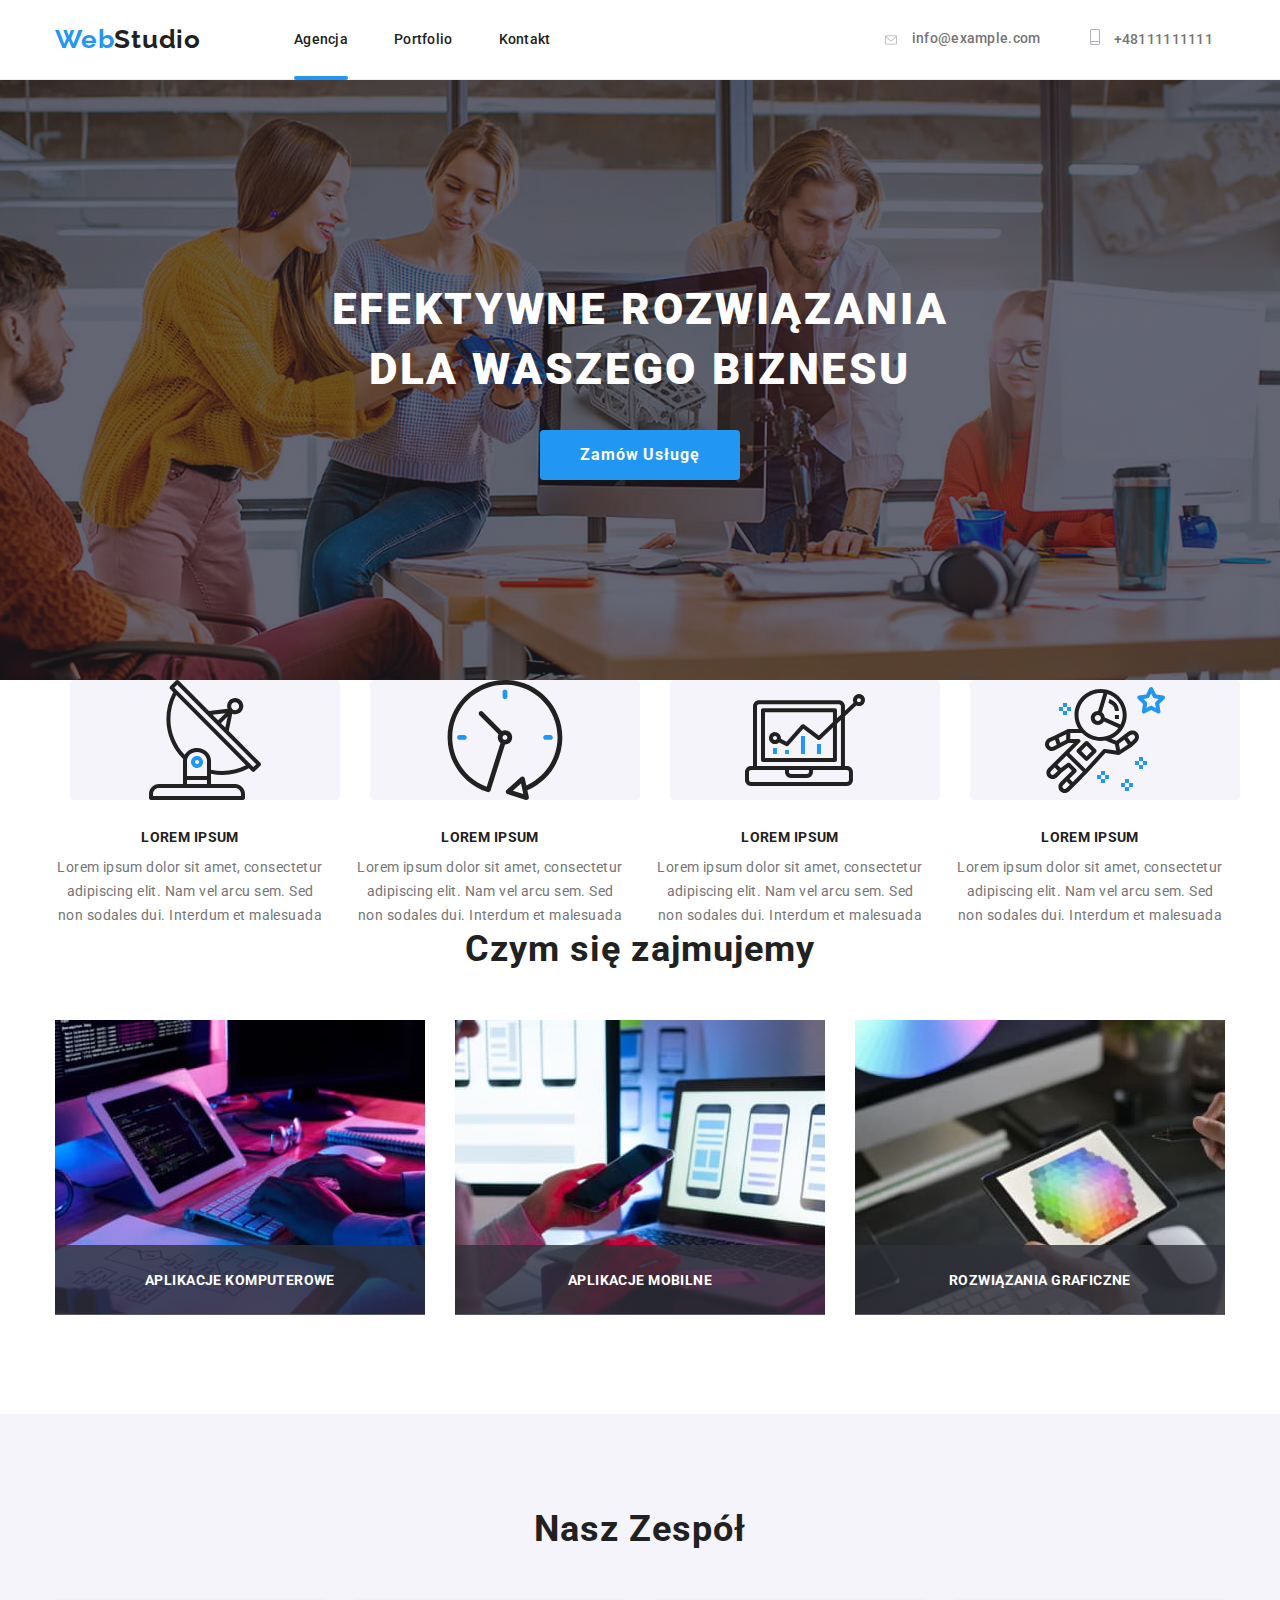
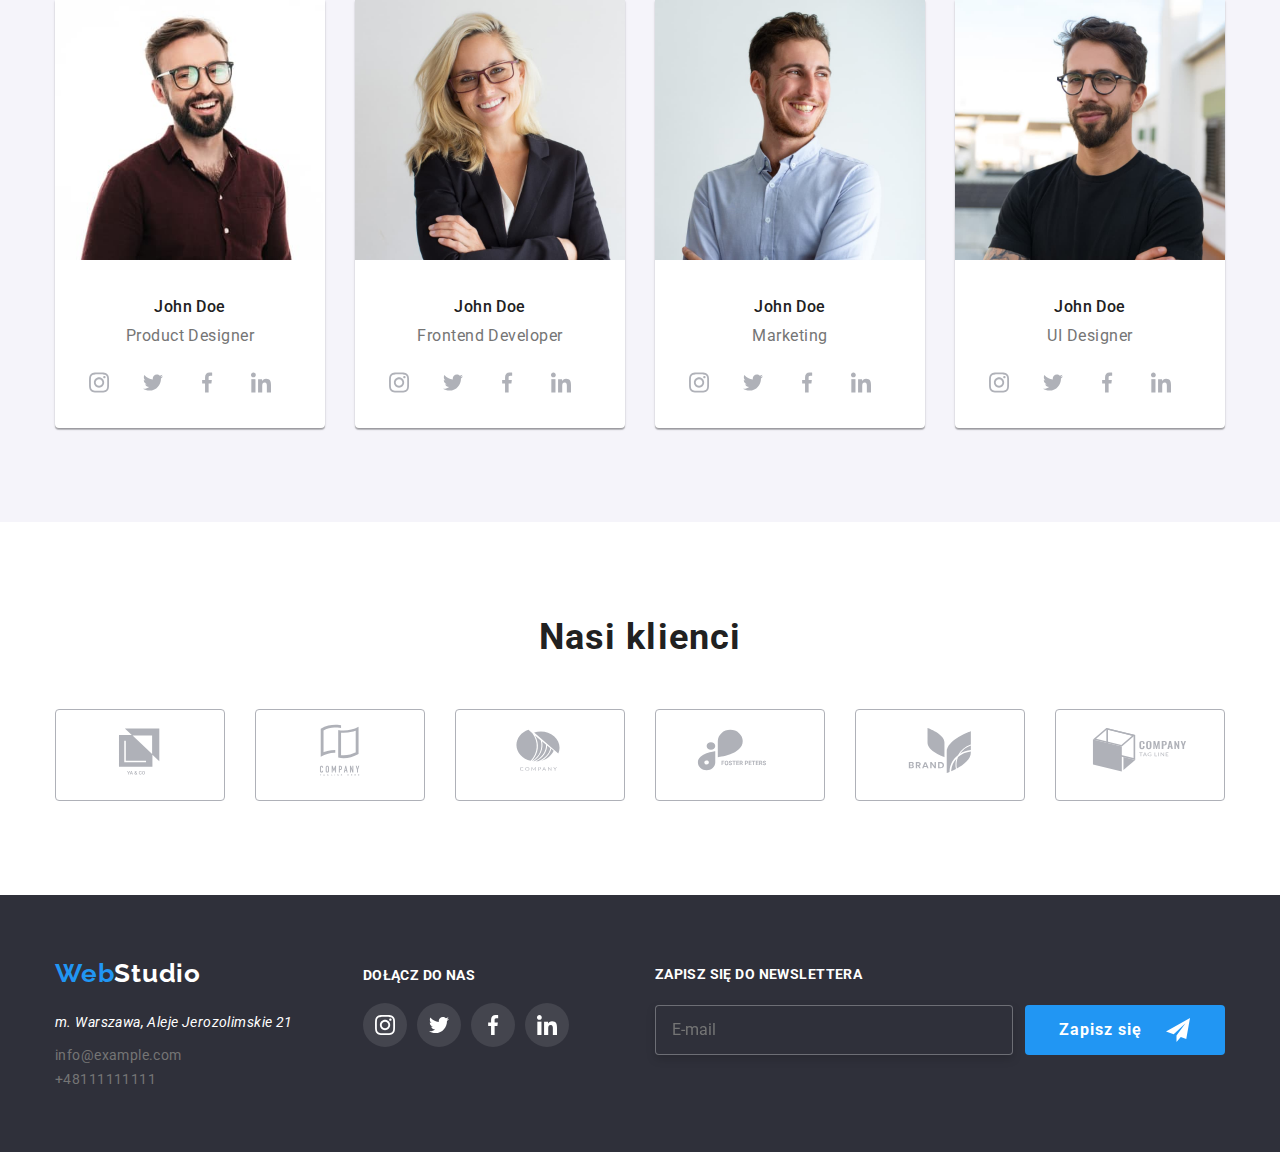
<file: index.html>
<!DOCTYPE html>
<html lang="pl">
  <head>
    <meta charset="UTF-8" />
    <meta http-equiv="X-UA-Compatible" content="IE=edge" />
    <meta name="viewport" content="width=device-width, initial-scale=1.0" />
    <title>Studio</title>
    <link rel="stylesheet" href="./css/modern-normalize.css" />
    <link rel="stylesheet" href="./css/main.min.css" />
    <link rel="preconnect" href="https://fonts.googleapis.com" />
    <link rel="preconnect" href="https://fonts.gstatic.com" crossorigin />
    <link
      href="https://fonts.googleapis.com/css2?family=Raleway:wght@700&family=Roboto:wght@400;500;700;900&display=swap"
      rel="stylesheet"
    />
    <style type="text/css"></style>

  </head>
  <body class="studio">
    <header class="studio-header">
      <div class="container">
        <h3 class="logo studio-header__logo">
        <a class="logo__link" href="./index.html"
          ><span class="logo__span--first-color">Web</span><span class="logo__span--two-color">Studio</span></a>
        </h3>
        <nav>
          <ul class="navi">
            <li class="navi__item navi__item--start">
              <a class="navi__links navi__links--underline" href="./index.html">Agencja</a>
            </li>
            <li class="navi__item navi__item--start">
              <a class="navi__links" href="./portfolio.html">Portfolio</a>
            </li>
            <li class="navi__item">
              <a class="navi__links" href="#">Kontakt</a>
            </li>
          </ul>
        </nav>
        <ul class="top-contact">
          <li class="top-contact__object">
            <a class="top-contact__link" href="mailto:info@example.com">
              <svg class="top-contact__icon top-contact__icon--mail"
                width="16"
                height="12"
              >
                <use href="./image/icons.svg#icon-envelope"></use>
              </svg>
              info@example.com</a
            >
          </li>
          <li class="top-contact__object">
            <a class="top-contact__link top-contact__link--end" href="tel:+48111111111"
              ><svg class="top-contact__icon top-contact__icon--phone"
                width="10"
                height="16"
              >
                <use href="./image/icons.svg#icon-smartphone"></use>
              </svg>
              +48111111111</a
            >
          </li>
        </ul>
      </div>
    </header>
    <main class="studio-main">
      <section class="description">
        <div class="container description__container">
          <h1 class="description__name">
            EFEKTYWNE ROZWIĄZANIA DLA WASZEGO BIZNESU
          </h1>
          <button class="button button__background" type="button" data-modal-open>
            <span class="button__name">Zamów Usługę</span>
          </button>
        </div>
      </section>

      <section class="section container">
        <ul class="elaboration">
          <li class="elaboration__item">
            <svg class="elaboration__icon" width="65.32" height="70">
              <use href="./image/icons.svg#icon-antenna"></use>
            </svg>
            <h4 class="elaboration__name">LOREM IPSUM</h4>
            <p class="elaboration__description">
              Lorem ipsum dolor sit amet, consectetur adipiscing elit. Nam vel
              arcu sem. Sed non sodales dui. Interdum et malesuada
            </p>
          </li>
          <li class="elaboration__item">
            <svg class="elaboration__icon" width="66.96" height="70">
              <use href="./image/icons.svg#icon-clock-1"></use>
            </svg>
            <h4 class="elaboration__name">LOREM IPSUM</h4>
            <p class="elaboration__description">
              Lorem ipsum dolor sit amet, consectetur adipiscing elit. Nam vel
              arcu sem. Sed non sodales dui. Interdum et malesuada
            </p>
          </li>
          <li class="elaboration__item">
            <svg class="elaboration__icon" width="70" height="53.69">
              <use href="./image/icons.svg#icon-diagram"></use>
            </svg>
            <h4 class="elaboration__name">LOREM IPSUM</h4>
            <p class="elaboration__description">
              Lorem ipsum dolor sit amet, consectetur adipiscing elit. Nam vel
              arcu sem. Sed non sodales dui. Interdum et malesuada
            </p>
          </li>
          <li class=" elaboration__item">
            <svg class="elaboration__icon" width="70" height="70">
              <use href="./image/icons.svg#icon-astronaut-1"></use>
            </svg>
            <h4 class="elaboration__name">LOREM IPSUM</h4>
            <p class="elaboration__description">
              Lorem ipsum dolor sit amet, consectetur adipiscing elit. Nam vel
              arcu sem. Sed non sodales dui. Interdum et malesuada
            </p>
          </li>
        </ul>
      </section>

      <section>
        <div class="container">
          <h2 class="section__categories">Czym się zajmujemy</h2>
          <ul class="segregate">
            <li class="segregate__photography">
              <img
                src="./image/keyboard.jpg"
                alt="typing on the keyboard"
                width="370"
                height="294"
              />
              <div class="segregate__discription">
                APLIKACJE KOMPUTEROWE
              </div>
            </li>
            <li class="segregate__photography">
              <img
                src="./image/phone.jpg"
                alt="holding the phone in the background the laptop"
                width="370"
                height="294"
              />
              <div class="segregate__discription">
                APLIKACJE MOBILNE
              </div>
            </li>
            <li class="segregate__photography">
              <img
                src="./image/tablet.jpg"
                alt="using the tablet"
                width="370"
                height="294"
              />
              <div class="segregate__discription">
                ROZWIĄZANIA GRAFICZNE
              </div>
            </li>
          </ul>
        </div>
      </section>

      <section class="section section__team">
        <div class="container">
          <h2 class="section__categories">Nasz Zespół</h2>
          <ul class="team">
            <li class="team__component">
              <figure>
                <img
                  src="./image/john1.jpg"
                  alt="John Doe in glasses"
                  width="270"
                  height="260"
                />
                <figcaption>
                  <h3 class="team__names">John Doe</h3>
                  <p class="team__position">Product Designer</p>
                </figcaption>
              </figure>
              <ul class="team__icone" style="list-style: none">
                <li class="team__icone--style">
                  <a class="team__icone--elipse" href="#">
                    <svg width="45" height="45">
                      <use
                        href="./image/icons.svg#icon-insta"
                      ></use>
                    </svg>
                  </a>
                </li>
                <li class="team__icone--style">
                  <a class="team__icone--elipse" href="#">
                    <svg width="45" height="45">
                      <use
                        href="./image/icons.svg#icon-twiter"
                      ></use></svg></a>
                </li>
                <li class="team__icone--style">
                  <a class="team__icone--elipse" href="#">
                    <svg width="45" height="45">
                      <use
                        href="./image/icons.svg#icon-facebook"
                      ></use></svg></a>
                </li>
                <li class="team__icone--style">
                  <a class="team__icone--elipse" href="#">
                    <svg width="45" height="45">
                      <use
                        href="./image/icons.svg#icon-in"
                      ></use>
                    </svg>
                  </a>
                </li>
              </ul>
            </li>
            <li class="team__component">
              <figure>
                <img
                  src="./image/john2.jpg"
                  alt="John Doe blonde woman"
                  width="270"
                  height="260"
                />
                <figcaption>
                  <h3 class="team__names">John Doe</h3>
                  <p class="team__position">Frontend Developer</p>
                </figcaption>
              </figure>
              <ul class="team__icone" style="list-style: none">
                <li class="team__icone--style">
                  <a class="team__icone--elipse" href="#">
                    <svg width="45" height="45">
                      <use
                        href="./image/icons.svg#icon-insta"
                      ></use>
                    </svg>
                  </a>
                </li>
                <li class="team__icone--style">
                  <a class="team__icone--elipse" href="#">
                    <svg width="45" height="45">
                      <use
                        href="./image/icons.svg#icon-twiter"
                      ></use></svg></a>
                </li>
                <li class="team__icone--style">
                  <a class="team__icone--elipse" href="#">
                    <svg width="45" height="45">
                      <use
                        href="./image/icons.svg#icon-facebook"
                      ></use></svg></a>
                </li>
                <li class="team__icone--style">
                  <a class="team__icone--elipse" href="#">
                    <svg width="45" height="45">
                      <use
                        href="./image/icons.svg#icon-in"
                      ></use>
                    </svg>
                  </a>
                </li>
              </ul>
            </li>
            <li class="team__component">
              <figure>
                <img
                  src="./image/john3.jpg"
                  alt="John Doe in a blue shirt"
                  width="270"
                  height="260"
                />
                <figcaption>
                  <h3 class="team__names">John Doe</h3>
                  <p class="team__position">Marketing</p>
                </figcaption>
              </figure>
              <ul class="team__icone" style="list-style: none">
                <li class="team__icone--style">
                  <a class="team__icone--elipse" href="#">
                    <svg width="45" height="45">
                      <use
                        href="./image/icons.svg#icon-insta"
                      ></use>
                    </svg>
                  </a>
                </li>
                <li class="team__icone--style">
                  <a class="team__icone--elipse" href="#">
                    <svg width="45" height="45">
                      <use
                        href="./image/icons.svg#icon-twiter"
                      ></use></svg></a>
                </li>
                <li class="team__icone--style">
                  <a class="team__icone--elipse" href="#">
                    <svg width="45" height="45">
                      <use
                        href="./image/icons.svg#icon-facebook"
                      ></use></svg></a>
                </li>
                <li class="team__icone--style">
                  <a class="team__icone--elipse" href="#">
                    <svg width="45" height="45">
                      <use
                        href="./image/icons.svg#icon-in"
                      ></use>
                    </svg>
                  </a>
                </li>
              </ul>
            </li>
            <li class="team__component">
              <figure>
                <img
                  src="./image/john4.jpg"
                  alt="John Doe in glasses and a black tishirt"
                  width="270"
                  height="260"
                />
                <figcaption>
                  <h3 class="team__names">John Doe</h3>
                  <p class="team__position">UI Designer</p>
                </figcaption>
              </figure>
              <ul class="team__icone" style="list-style: none">
                <li class="team__icone--style">
                  <a class="team__icone--elipse" href="#">
                    <svg width="45" height="45">
                      <use
                        href="./image/icons.svg#icon-insta"
                      ></use>
                    </svg>
                  </a>
                </li>
                <li class="team__icone--style">
                  <a class="team__icone--elipse" href="#">
                    <svg width="45" height="45">
                      <use
                        href="./image/icons.svg#icon-twiter"
                      ></use></svg></a>
                </li>
                <li class="team__icone--style">
                  <a class="team__icone--elipse" href="#">
                    <svg width="45" height="45">
                      <use
                        href="./image/icons.svg#icon-facebook"
                      ></use></svg></a>
                </li>
                <li class="team__icone--style">
                  <a class="team__icone--elipse" href="#">
                    <svg width="45" height="45">
                      <use
                        href="./image/icons.svg#icon-in"
                      ></use>
                    </svg>
                  </a>
                </li>
              </ul>
            </li>
          </ul>
        </div>
      </section>
      <section class="section">
        <div class="container">
          <h2 class="section__categories">Nasi klienci</h2>
          <ul class="client">
              <li class="client__item">
                <a href="#ya$co">
                <svg class="client__item--hover" width="106" height="60">
                  <use href="./image/icons.svg#icon-logo2"></use>
                </svg>
              </a>
              </li>
              <li class="client__item">
                <a href="#company_tagline_here">
                <svg class="client__item--hover" width="106" height="60">
                  <use href="./image/icons.svg#icon-logo1"></use>
                </svg>
              </a>
              </li>
            </a>
              <li class="client__item">
                <a href="#company">
                <svg class="client__item--hover" width="106" height="60">
                  <use href="./image/icons.svg#icon-logo6"></use>
                </svg>
              </a>
              </li>
              <li class="client__item">
                <a href="#foster_peters">
                <svg class="client__item--hover" width="106" height="60">
                  <use href="./image/icons.svg#icon-logo5"></use>
                </svg>
              </a>
              </li>
              <li class="client__item">
                <a href="#brand">
                <svg class="client__item--hover" width="106" height="60">
                  <use href="./image/icons.svg#icon-logo4"></use>
                </svg>
              </a>
              </li>
              <li class="client__item">
                <a href="#company_tagline">
                <svg class="client__item--hover" width="106" height="60">
                  <use href="./image/icons.svg#icon-logo3"></use>
                </svg>
                </a>
              </li>
          </ul>
        </div>
      </section>
    </main>
    <footer id="information" class="studio-footer">
      <div class="container studio-footer__container">
        <div class="information">
          <ul class="footer-information">
            <li>
              <h3 class="logo information__logo">
              <a href="./index.html"
                ><span class="logo__span--first-color">Web</span><span class="logo__span--three-color">Studio</span></a
              >
              </h3>
            </li>
            <li>
              <address class="information__adres">
                m. Warszawa, Aleje Jerozolimskie 21
              </address>
            </li>
            <li class="footer-information__item">
              <a class="footer-information__link footer-information__link--hover" href="mailto:info@example.com"
                >info@example.com</a
              >
            </li>
            <li class="footer-information__item">
              <a class="footer-information__link footer-information__link--hover" href="tel:+48111111111"
                >+48111111111</a
              >
            </li>
          </ul>
        </div>
        <div class="socialmedia">
          <h3 class="socialmedia__title">Dołącz do nas</h3>
          <ul class="footer-socialmedia">
            <li class="footer-socialmedia__light">
              <a class="footer-socialmedia__icone" href="#">
                <svg width="44" height="44">
                  <use href="./image/icons.svg#icon-insta"></use>
                </svg>
              </a>
            </li>
            <li class="footer-socialmedia__light">
              <a class="footer-socialmedia__icone" href="#">
                <svg width="44" height="44">
                  <use href="./image/icons.svg#icon-twiter"></use>
                </svg>
              </a>
            </li>
            <li class="footer-socialmedia__light">
              <a class="footer-socialmedia__icone" href="#">
                <svg width="44" height="44">
                  <use href="./image/icons.svg#icon-facebook"></use>
                </svg>
              </a>
            </li>
            <li class="footer-socialmedia__light">
              <a class="footer-socialmedia__icone" href="#"
                ><svg width="44" height="44">
                  <use href="./image/icons.svg#icon-in"></use></svg></a>
            </li>
          </ul>
        </div>
        <form class="newsletter" name="signup_form">
          <label class="newsletter__tittle" for="newsletter"
            >Zapisz się do newslettera
          </label>
          <div class="newsletter__bag">
            <input
              class="newsletter__input"
              name="email"
              type="email"
              id="newsletter"
              placeholder="E-mail"
              required
            />
            <button class="button" type="submit">
              <span class="button__name newsletter__button">Zapisz się</span>
              <svg class="newsletter__icon" width="24" height="24">
                <use href="./image/icons.svg#icon-send"></use>
              </svg>
            </button>
          </div>
        </form>
      </div>
    </footer>

    <div class="backdrop is-hidden" data-modal>
      <div class="modal">
        <button type="button" class="modal__close--btn" data-modal-close>X</button>
        <form class="form">
          <label class="form-label">
            <span class="form-label__topic"
              >Zostaw swoje dane w formularzu poniżej</span
            >
          </label>
          <label class="form-label">
            <span class="form-label__text">Imię</span>
            <svg class="form-label__icon--name" width="12" height="12">
              <use href="./image/icons.svg#icon-people"></use>
            </svg>
            <input
              type="text"
              class="form-input"
              name="username"
              placeholder=""
              minlength="3"
              required
            />
          </label>

          <label class="form-label">
            <span class="form-label__text">Telefon</span>
            <svg class="form-label__icon--phone" width="12" height="12">
              <use href="./image/icons.svg#icon-phones"></use>
            </svg>
            <input
              type="text"
              class="form-input"
              name="telefon"
              placeholder=""
              minlength="3"
              required
            />
          </label>

          <label class="form-label">
            <span class="form-label__text">Email</span>
            <svg class="form-label__icon--email" width="15" height="12">
              <use href="./image/icons.svg#icon-kop"></use>
            </svg>
            <input
              type="email"
              class="form-input"
              name="mail"
              placeholder=""
              required
            />
          </label>
          <label class="form-label">
            <span class="form-label__text">Komentarz</span>
            <textarea
              class="form-label__textarea"
              name="feedback"
              rows="6"
              placeholder="Wprowadź tekst"
            ></textarea>
          </label>
          <div class="policy">
            <input
              class="modal-form__policy visually-hidden"
              type="checkbox"
              name="policy"
              id="user-policy"
              required
            />
            <label for="user-policy" class="modal-form__policy--text">
              Oświadczam iż akceptuję
              <a class="policy__link" href="#regulamin">Regulamin</a> i
              <a class="policy__link" href="#polityka">Politykę Prywatności</a>.
            </label>
          </div>
          <button class="button policy-button" type="submit"><span class="button__name">Wyślij</span></button>
        </form>
      </div>
    </div>

    <script src="./js/modal.js"></script>
  </body>
</html>
</file>
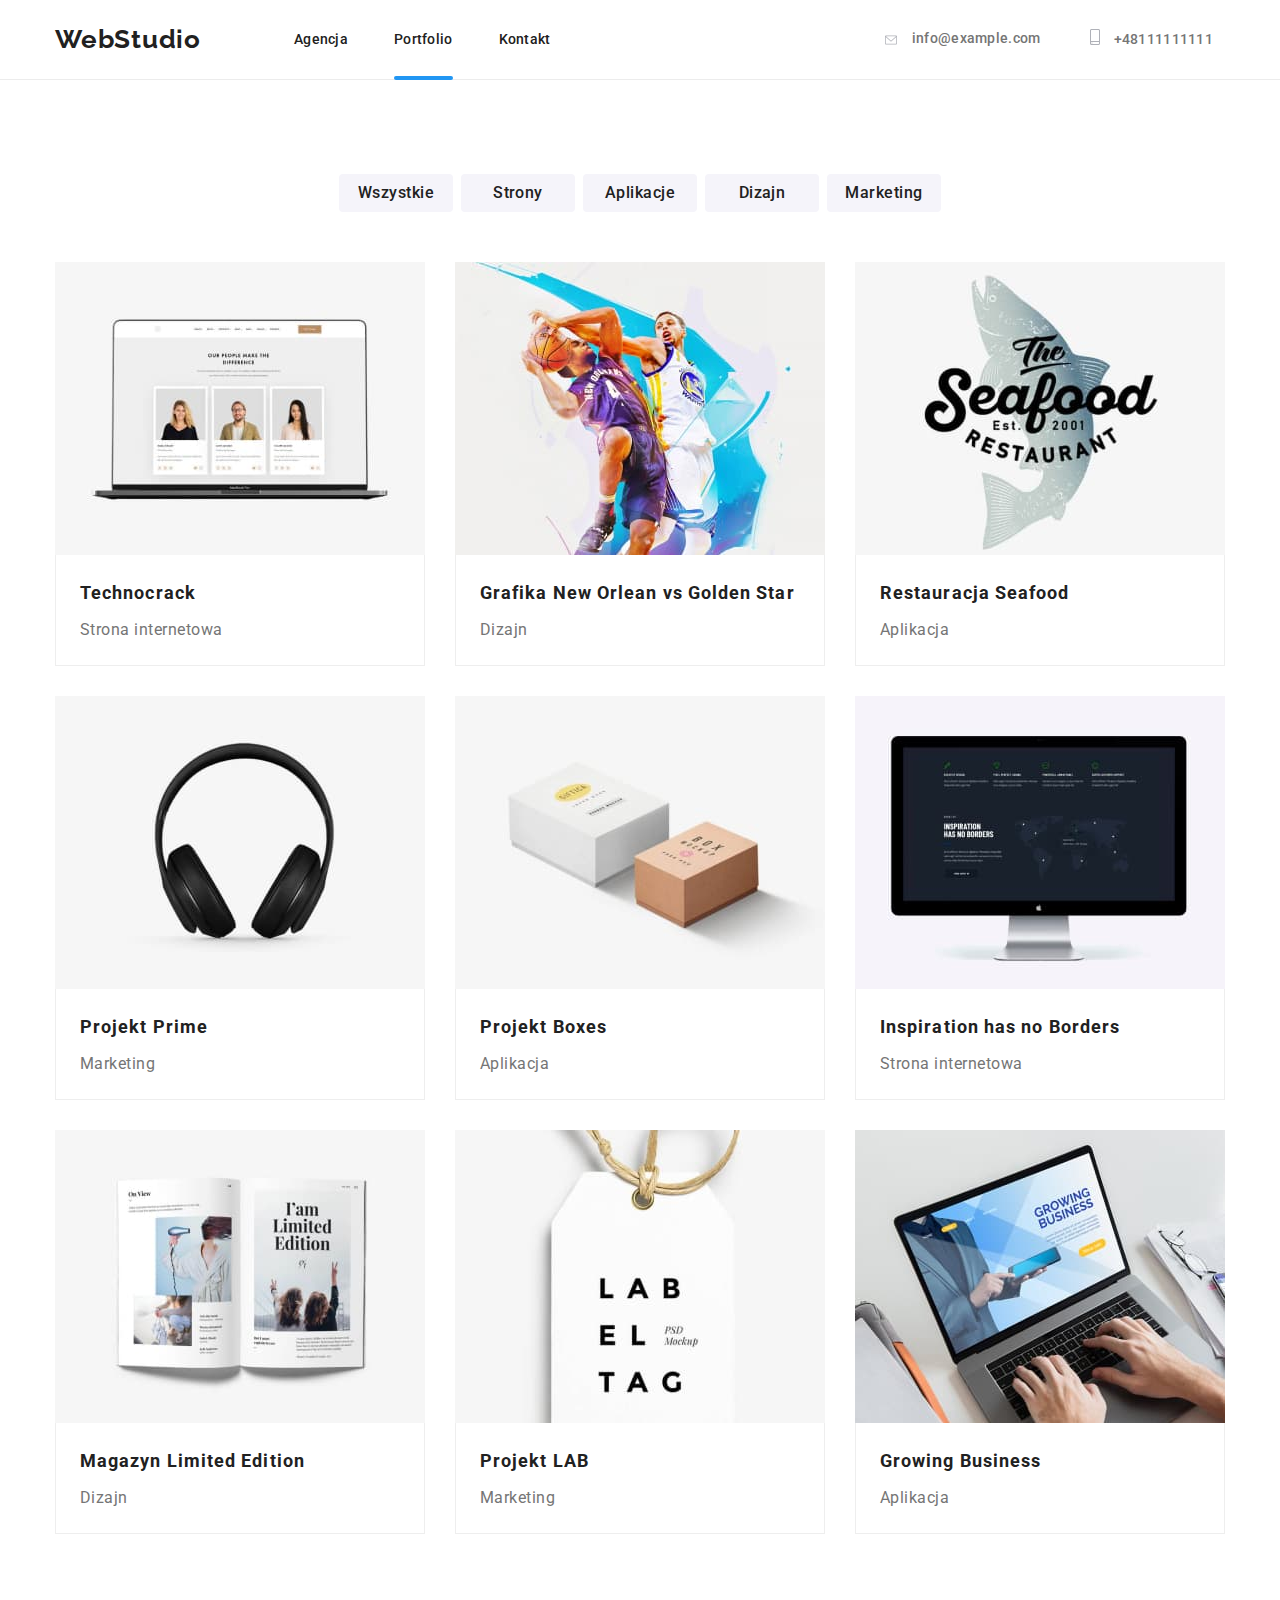
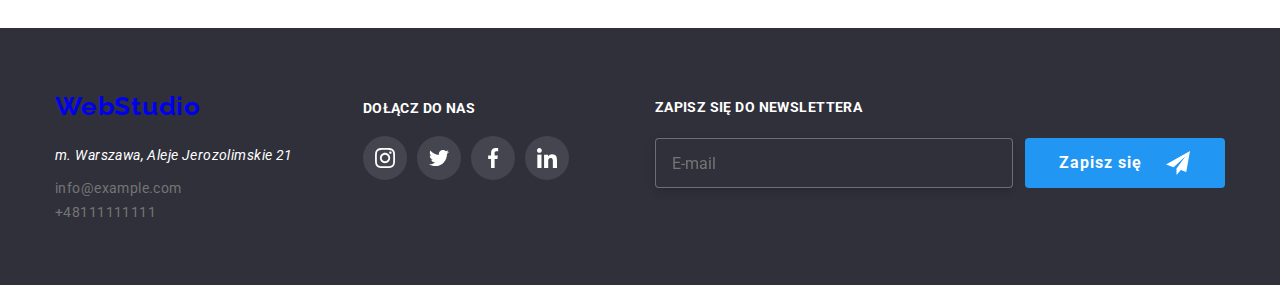
<file: portfolio.html>
<!DOCTYPE html>
<html lang="pl">
  <head>
    <meta charset="UTF-8" />
    <meta http-equiv="X-UA-Compatible" content="IE=edge" />
    <meta name="viewport" content="width=device-width, initial-scale=1.0" />
    <title>Portfolio</title>
    <link rel="stylesheet" href="./css/modern-normalize.css" />
    <link rel="stylesheet" href="./css/main.min.css" />
    <link rel="preconnect" href="https://fonts.googleapis.com" />
    <link rel="preconnect" href="https://fonts.gstatic.com" crossorigin />
    <link
      href="https://fonts.googleapis.com/css2?family=Raleway:wght@700&family=Roboto:wght@400;500;700;900&display=swap"
      rel="stylesheet"
    />

  </head>
  <body class="studio">
    <header class="studio-header">
      <div class="container">
        <h3 class="logo studio-header__logo">
          <a class="logo__link" href="./index.html"
            ><span class="logo--first-color">Web</span
            ><span class="logo--two-color">Studio</span></a
          >
        </h3>
        <nav>
          <ul class="navi">
            <li class="navi__item navi__item--start">
              <a class="navi__links" href="./index.html"
                >Agencja</a
              >
            </li>
            <li class="navi__item navi__item--start">
              <a class="navi__links navi__links--underline" href="./portfolio.html">Portfolio</a>
            </li>
            <li class="navi__item">
              <a class="navi__links" href="#">Kontakt</a>
            </li>
          </ul>
        </nav>
        <ul class="top-contact">
          <li class="top-contact__object">
            <a class="top-contact__link" href="mailto:info@example.com">
              <svg
                class="top-contact__icon top-contact__icon--mail"
                width="16"
                height="12"
              >
                <use href="./image/icons.svg#icon-envelope"></use>
              </svg>
              info@example.com</a
            >
          </li>
          <li class="top-contact__object">
            <a
              class="top-contact__link top-contact__link--end"
              href="tel:+48111111111"
              ><svg
                class="top-contact__icon top-contact__icon--phone"
                width="10"
                height="16"
              >
                <use href="./image/icons.svg#icon-smartphone"></use>
              </svg>
              +48111111111</a
            >
          </li>
        </ul>
      </div>
    </header>
    <main class="container">
      <section class="section-menu">
        <ul class="menu">
          <li><button class="menu__click" type="button">Wszystkie</button></li>
          <li><button class="menu__click" type="button">Strony</button></li>
          <li><button class="menu__click" type="button">Aplikacje</button></li>
          <li><button class="menu__click" type="button">Dizajn</button></li>
          <li><button class="menu__click" type="button">Marketing</button></li>
        </ul>
      </section>
      <section class="section-offer">
        <ul class="offer">
          <li class="offer__photo">
            <figure>
              <img
                class="offer__img"
                src="./image/notebook.jpg"
                alt="laptop"
                width="370"
                height="294"
              />
              <div class="describe">
                <p class="describe__label">
                  Technocrack jest popularną platformą wykorzystywaną do
                  rozpowszechniania koronawirusa. Firmy wykorzystują tę
                  platformę do celów szpiegowskich i ataków na niezabezpieczone
                  serwery konkurencji
                </p>
              </div>
              <figcaption class="offer-discription">
                <h3 class="offer__name">Technocrack</h3>
                <p class="offer__name--title">Strona internetowa</p>
              </figcaption>
            </figure>
          </li>
          <li class="offer__photo">
            <figure>
              <img
                class="offer__img"
                src="./image/nba.jpg"
                alt="koszykarze"
                width="370"
                height="294"
              />
              <div class="describe">
                <p class="describe__label">
                  Technocrack jest popularną platformą wykorzystywaną do
                  rozpowszechniania koronawirusa. Firmy wykorzystują tę
                  platformę do celów szpiegowskich i ataków na niezabezpieczone
                  serwery konkurencji
                </p>
              </div>
              <figcaption class="offer-discription">
                <h3 class="offer__name">Grafika New Orlean vs Golden Star</h3>
                <p class="offer__name--title">Dizajn</p>
              </figcaption>
            </figure>
          </li>
          <li class="offer__photo">
            <figure>
              <img
                class="offer__img"
                src="./image/logorestaurant.jpg"
                alt="logo restauracji"
                width="370"
                height="294"
              />
              <div class="describe">
                <p class="describe__label">
                  Technocrack jest popularną platformą wykorzystywaną do
                  rozpowszechniania koronawirusa. Firmy wykorzystują tę
                  platformę do celów szpiegowskich i ataków na niezabezpieczone
                  serwery konkurencji
                </p>
              </div>
              <figcaption class="offer-discription">
                <h3 class="offer__name">Restauracja Seafood</h3>
                <p class="offer__name--title">Aplikacja</p>
              </figcaption>
            </figure>
          </li>
          <li class="offer__photo">
            <figure>
              <img
                class="offer__img"
                src="./image/headphones.jpg"
                alt="słuchawki"
                width="370"
                height="294"
              />
              <div class="describe">
                <p class="describe__label">
                  Technocrack jest popularną platformą wykorzystywaną do
                  rozpowszechniania koronawirusa. Firmy wykorzystują tę
                  platformę do celów szpiegowskich i ataków na niezabezpieczone
                  serwery konkurencji
                </p>
              </div>
              <figcaption class="offer-discription">
                <h3 class="offer__name">Projekt Prime</h3>
                <p class="offer__name--title">Marketing</p>
              </figcaption>
            </figure>
          </li>
          <li class="offer__photo">
            <figure>
              <img
                class="offer__img"
                src="./image/box.jpg"
                alt="pudełka"
                width="370"
                height="294"
              />
              <div class="describe">
                <p class="describe__label">
                  Technocrack jest popularną platformą wykorzystywaną do
                  rozpowszechniania koronawirusa. Firmy wykorzystują tę
                  platformę do celów szpiegowskich i ataków na niezabezpieczone
                  serwery konkurencji
                </p>
              </div>
              <figcaption class="offer-discription">
                <h3 class="offer__name">Projekt Boxes</h3>
                <p class="offer__name--title">Aplikacja</p>
              </figcaption>
            </figure>
          </li>
          <li class="offer__photo">
            <figure>
              <img
                class="offer__img"
                src="./image/computermonitor.jpg"
                alt="monitor"
                width="370"
                height="294"
              />
              <div class="describe">
                <p class="describe__label">
                  Technocrack jest popularną platformą wykorzystywaną do
                  rozpowszechniania koronawirusa. Firmy wykorzystują tę
                  platformę do celów szpiegowskich i ataków na niezabezpieczone
                  serwery konkurencji
                </p>
              </div>
              <figcaption class="offer-discription">
                <h3 class="offer__name">Inspiration has no Borders</h3>
                <p class="offer__name--title">Strona internetowa</p>
              </figcaption>
            </figure>
          </li>
          <li class="offer__photo">
            <figure>
              <img
                class="offer__img"
                src="./image/book.jpg"
                alt="ksiązka"
                width="370"
                height="294"
              />
              <div class="describe">
                <p class="describe__label">
                  Technocrack jest popularną platformą wykorzystywaną do
                  rozpowszechniania koronawirusa. Firmy wykorzystują tę
                  platformę do celów szpiegowskich i ataków na niezabezpieczone
                  serwery konkurencji
                </p>
              </div>
              <figcaption class="offer-discription">
                <h3 class="offer__name">Magazyn Limited Edition</h3>
                <p class="offer__name--title">Dizajn</p>
              </figcaption>
            </figure>
          </li>
          <li class="offer__photo">
            <figure>
              <img
                class="offer__img"
                src="./image/letters.jpg"
                alt="zawieszka z literami"
                width="370"
                height="294"
              />
              <div class="describe">
                <p class="describe__label">
                  Technocrack jest popularną platformą wykorzystywaną do
                  rozpowszechniania koronawirusa. Firmy wykorzystują tę
                  platformę do celów szpiegowskich i ataków na niezabezpieczone
                  serwery konkurencji
                </p>
              </div>
              <figcaption class="offer-discription">
                <h3 class="offer__name">Projekt LAB</h3>
                <p class="offer__name--title">Marketing</p>
              </figcaption>
            </figure>
          </li>
          <li class="offer__photo">
            <figure class="photo">
              <img
                class="offer__img"
                src="./image/growingbuisness.jpg"
                alt="laptop z otwartą stroną internetową"
                width="370"
                height="294"
              />
              <div class="describe">
                <p class="describe__label">
                  Technocrack jest popularną platformą wykorzystywaną do
                  rozpowszechniania koronawirusa. Firmy wykorzystują tę
                  platformę do celów szpiegowskich i ataków na niezabezpieczone
                  serwery konkurencji
                </p>
              </div>
              <figcaption class="offer-discription">
                <h3 class="offer__name">Growing Business</h3>
                <p class="offer__name--title">Aplikacja</p>
              </figcaption>
            </figure>
          </li>
        </ul>
      </section>
    </main>
    <footer id="information" class="studio-footer">
      <div class="container studio-footer__container">
        <div class="information">
          <ul class="footer-information">
            <li>
              <h3 class="logo information__logo">
                <a href="./index.html"
                  ><span class="logo--first-color">Web</span
                  ><span class="logo--three-color">Studio</span></a
                >
              </h3>
            </li>
            <li>
              <address class="information__adres">
                m. Warszawa, Aleje Jerozolimskie 21
              </address>
            </li>
            <li class="footer-information__item">
              <a class="footer-information__link" href="mailto:info@example.com"
                >info@example.com</a
              >
            </li>
            <li class="footer-information__item">
              <a class="footer-information__link" href="tel:+48111111111"
                >+48111111111</a
              >
            </li>
          </ul>
        </div>
        <div class="socialmedia">
          <h3 class="socialmedia__title">Dołącz do nas</h3>
          <ul class="footer-socialmedia">
            <li class="footer-socialmedia__light">
              <a class="footer-socialmedia__icone" href="#">
                <svg width="44" height="44">
                  <use href="./image/icons.svg#icon-insta"></use>
                </svg>
              </a>
            </li>
            <li class="footer-socialmedia__light">
              <a class="footer-socialmedia__icone" href="#">
                <svg width="44" height="44">
                  <use href="./image/icons.svg#icon-twiter"></use>
                </svg>
              </a>
            </li>
            <li class="footer-socialmedia__light">
              <a class="footer-socialmedia__icone" href="#">
                <svg width="44" height="44">
                  <use href="./image/icons.svg#icon-facebook"></use>
                </svg>
              </a>
            </li>
            <li class="footer-socialmedia__light">
              <a class="footer-socialmedia__icone" href="#"
                ><svg width="44" height="44">
                  <use href="./image/icons.svg#icon-in"></use>
                </svg>
              </a>
            </li>
          </ul>
        </div>
        <form class="newsletter" name="signup_form">
          <label class="newsletter__tittle" for="newsletter"
            >Zapisz się do newslettera
          </label>
          <div class="newsletter__bag">
            <input
              class="newsletter__input"
              name="email"
              type="email"
              id="newsletter"
              placeholder="E-mail"
              required
            />
            <button class="button" type="submit">
              <span class="button__name newsletter__button">Zapisz się</span>
              <svg class="newsletter__icon" width="24" height="24">
                <use href="./image/icons.svg#icon-send"></use>
              </svg>
            </button>
          </div>
        </form>
      </div>
    </footer>
  </body>
</html>
</file>
<file: css/main.min.css>
:root{--text-main-color: #212121;--brand-mlight-color: #2196f3;--brand-second-color: #ffffff;--brand-two-color: #2f303a;--brand-contact-color: #757575;--brand-background-color-1: #2f303a;--icon-color: #afb1b8;--transition: cubic-bezier(0.4, 0, 0.2, 1) 250ms}*{margin:0;padding:0;border:0;line-height:1.4em;vertical-align:baseline;text-decoration:none;outline:0}.studio{font-family:"Roboto","Raleway",sans-serif;color:var(--text-main-color);background:var(--brand-second-color);text-align:center}.section{padding-top:94px;padding-bottom:94px}.section-menu{padding-top:94px}.section-offer{padding-bottom:64px}.section__categories{font-style:normal;font-weight:700;font-size:36px;line-height:1.17;text-align:center;letter-spacing:.03em;margin-bottom:50px}.section__team{background:#f5f4fa}.container{min-width:320px;max-width:1200px;margin:0 auto;width:100%;padding:0 15px}.policy{margin-top:20px;display:flex;justify-content:center;align-items:center}.policy__link{font-family:"Roboto";font-style:normal;font-weight:400;letter-spacing:.03em;text-decoration-line:underline;color:#757575;font-size:14px;line-height:1.71;transition:var(--transition);transition-property:text-decoration,color}.policy__link:active,.policy__link:hover,.policy__link:active{color:var(--brand-mlight-color)}.policy-button{margin-left:124px;margin-top:30px}.modal-form__policy--text{cursor:pointer;font-family:"Roboto";font-style:normal;font-weight:400;font-size:14px;line-height:24px;letter-spacing:.03em;color:#757575}.modal-form__policy--text::before{display:inline-block;content:"";width:16px;height:15px;outline:1px solid #212121;border-radius:2px;margin-right:7px;cursor:pointer;transition:var(--transition);transition-property:background-color}.modal-form__policy:checked+.modal-form__policy--text::before{background-color:#2196f3;width:16px;height:15px;border:none;background-image:url(../image/vector1.png);background-repeat:no-repeat;background-position:center center;border-radius:2px;outline:none}.visually-hidden{position:absolute !important;clip:rect(1px 1px 1px 1px);clip:rect(1px, 1px, 1px, 1px);padding:0 !important;border:0 !important;height:1px !important;width:1px !important;overflow:hidden}.form{text-align:left;margin-left:40px;margin-right:40px;position:relative}.form .form-input:focus-within{border:1px solid var(--brand-mlight-color)}.form-label{display:block;margin-top:10px;font-family:"Roboto";font-style:normal;font-weight:400;font-size:12px;line-height:14px;letter-spacing:.01em;color:#757575;transition:var(--transition);transition-property:border,fill}.form-label__icon--name{position:absolute;left:12px;top:65px}.form-label__icon--phone{position:absolute;left:12px;top:133px}.form-label__icon--email{position:absolute;left:12px;top:200px}.form-label__text{margin-bottom:4px}.form-label:focus-within{fill:var(--brand-mlight-color)}.form-label__topic{display:flex;justify-content:center;margin-top:40px;margin-bottom:12px;font-family:"Roboto";font-style:normal;font-weight:700;font-size:20px;line-height:1.15;text-align:center;letter-spacing:.03em;color:var(--text-main-color)}.form-label__textarea{margin-top:4px;padding:12px 16px 12px 16px;resize:none;border:1px solid rgba(33,33,33,.2);border-radius:4px;width:100%;font-family:"Roboto";font-style:normal;font-weight:400;font-size:12px;line-height:14px;letter-spacing:.01em;color:#757575;transition:var(--transition);transition-property:border;cursor:pointer}.form-label__textarea:focus{border:1px solid var(--brand-mlight-color)}.form-input{padding:8px;font-family:inherit;font-size:16px;outline:none;width:448px;height:40px;left:576px;top:450px;border:1px solid rgba(33,33,33,.2);border-radius:4px;text-indent:42px;cursor:pointer}.form-input::placeholder{color:#9e9e9e}.backdrop{position:fixed;left:0;top:0;width:100%;height:100%;background-color:rgba(0,0,0,.2);transition:cubic-bezier(0.4, 0, 0.2, 1) 250ms;transition-property:transform,visibility,opacity}.is-hidden{opacity:0;visibility:hidden;pointer-events:none}.is-hidden .modal{transform:translate(-100%)}.modal{position:absolute;top:50%;left:50%;transform:translate(-50%, -50%);width:528px;height:581px;background-color:#fff;transition:cubic-bezier(0.4, 0, 0.2, 1) 250ms;transition-property:transform;border-radius:4px}.modal__close--btn{position:absolute;top:8px;right:8px;width:30px;height:30px;background-color:#fff;border:1px solid rgba(0,0,0,.1);border-radius:50%;cursor:pointer}.describe{z-index:999;position:absolute;top:0;left:0;width:100%;height:100%;background-color:rgba(33,150,243,.9);transform:translateY(100%);transition:250ms cubic-bezier(0.4, 0, 0.2, 1);transition-property:transform}.describe__label{text-align:left;padding-top:49px;padding-left:24px;padding-right:45px;font-family:"Roboto";font-style:normal;font-weight:400;font-size:18px;line-height:1.555;letter-spacing:.03em;color:#fff}.logo{font-family:"Raleway";font-weight:700;font-size:26px;line-height:1.19;letter-spacing:.03em;text-decoration:none}.logo__span--first-color{color:var(--brand-mlight-color)}.logo__span--two-color{color:var(--text-main-color)}.logo__span--three-color{color:var(--brand-second-color)}.logo__link{text-decoration:none;color:var(--text-main-color);transition:var(--transition);transition-property:color,background-color,box-shadow}.logo__link:visited{color:var(--text-main-color)}.logo__link:active,.logo__link:hover,.logo__link:focus{color:var(--brand-mlight-color)}.navi{display:flex;list-style:none}.navi__item{font-weight:500;line-height:1.14;letter-spacing:.02em;text-decoration:none;font-size:14px;color:#212121}.navi__item--start{margin-right:46px}.navi__links{text-decoration:none;position:relative;color:var(--text-main-color);transition:var(--transition);transition-property:color,background-color,box-shadow}.navi__links--underline::after{content:"";display:block;position:absolute;border-top:4px solid var(--brand-mlight-color);border-radius:2px;width:100%;bottom:-33px;left:0}.navi__links:active,.navi__links:hover,.navi__links:focus{color:var(--brand-mlight-color)}.top-contact{display:flex;list-style:none;margin-left:auto;margin-right:12px;font-weight:500;font-size:14px;line-height:1.14;letter-spacing:.02em}.top-contact__link{color:var(--brand-contact-color);text-decoration:none;transition:var(--transition);transition-property:color,fill}.top-contact__link:active,.top-contact__link:hover,.top-contact__link:focus{fill:#2196f3;color:#2196f3}.top-contact__link--end{margin-left:50px}.top-contact__object{transition:var(--transition);transition-property:fill}.top-contact__object:active,.top-contact__object:hover,.top-contact__object:focus{fill:var(--brand-main-color)}.top-contact__icon{fill:#afb1b8;transition:var(--transition);transition-property:fill}.top-contact__icon--phone{margin-right:10px;margin-bottom:-1px}.top-contact__icon--mail{margin-right:10px;margin-bottom:-3px}.top-contact:hover .top-contact__icon{fill:var(--brand-main-color)}.description{display:flex;min-height:600px;background-image:linear-gradient(0deg, rgba(47, 48, 58, 0.4) 0%, rgba(47, 48, 58, 0.4) 100%),url("../image/photobanner.jpg");background-position:center;background-repeat:no-repeat;background-size:1600px}.description__container{display:flex;justify-content:center;align-items:center;flex-direction:column;min-width:auto}.description__name{font-family:"Roboto";font-weight:900;font-size:44px;line-height:1.36;text-align:center;text-transform:capitalize;letter-spacing:.06em;color:var(--brand-second-color);max-width:696px}.button{display:inline-flex;align-items:center;justify-content:center;width:200px;height:50px;cursor:pointer;background:var(--brand-mlight-color);border:0px;box-shadow:0 px 4 px 4 px rgba 0,0,0,0,15;border-radius:4px}.button__background{margin-top:30px}.button__name{font-family:"Roboto";font-weight:700;font-size:16px;line-height:1.875;text-align:center;letter-spacing:.06em;color:#fff}.elaboration{display:flex;margin:0 -15px;list-style:none;flex-wrap:wrap;align-items:center}.elaboration__icon{display:flex;justify-content:center;align-items:center;margin-left:15px;margin-right:15px;margin-bottom:30px;width:270px;height:120px;background-color:#f5f4fa;border-radius:4px;list-style:none}.elaboration__item{width:270px;margin-left:15px;margin-right:15px}.elaboration__name{font-weight:700;font-size:14px;line-height:1.14;letter-spacing:.03em;text-transform:uppercase;margin-bottom:10px}.elaboration__description{font-size:14px;line-height:1.71;letter-spacing:.03em;color:var(--brand-contact-color);margin-top:10px}.segregate{justify-content:center;display:flex;padding-bottom:94px}.segregate__photography{margin-left:15px;list-style:none;margin-right:15px;position:relative;width:370px;min-height:294px}.segregate__discription{width:370px;height:70px;background-image:linear-gradient(0deg, rgba(47, 48, 58, 0.8) 0%, rgba(47, 48, 58, 0.8) 100%);position:absolute;bottom:5px;display:flex;align-items:center;justify-content:center;font-family:"Roboto";font-style:normal;font-weight:700;font-size:14px;line-height:16px;text-align:center;letter-spacing:.03em;text-transform:uppercase;color:#fff}.team{list-style:none;display:flex;justify-content:center}.team__component{box-shadow:0px 1px 3px rgba(0,0,0,.12),0px 1px 1px rgba(0,0,0,.14),0px 2px 1px rgba(0,0,0,.2);border-radius:0px 0px 4px 4px;margin-left:15px;margin-right:15px;padding-bottom:30px;width:270px;height:428px;background-color:var(--brand-second-color)}.team__component:first-child{margin-left:0px}.team__component:last-child{margin-right:0px}.team__names{font-family:"Roboto";font-style:normal;font-weight:500;font-size:16px;line-height:1.19;text-align:center;letter-spacing:.03em;margin-top:30px;margin-bottom:10px;color:var(--text-main-color)}.team__position{font-family:"Roboto";font-style:normal;font-weight:400;font-size:16px;line-height:1.19;text-align:center;letter-spacing:.03em;color:var(--brand-contact-color)}.team__icone{display:flex;justify-content:center;list-style:none;padding-top:16px;margin-right:10px}.team__icone--style{display:flex;justify-content:center;padding-right:10px}.team__icone--elipse{display:flex;width:44px;height:44px;border-radius:50%;background-color:rgba(0,0,0,0);justify-content:center;align-items:center;fill:var(--icon-color);transition:cubic-bezier(0.4, 0, 0.2, 1) 250ms;transition-property:fill,background-color}.team__icone--elipse:active,.team__icone--elipse:hover,.team__icone--elipse:focus{fill:var(--brand-second-color);border-radius:50%;background-color:#2196f3}.client{display:flex;justify-content:space-between;list-style:none}.client__item{display:flex;align-items:center;justify-content:center;width:170px;height:92px;border:1px solid #afb1b8;border-radius:4px;fill:#afb1b8;transition:var(--transition);transition-property:fill,border-color}.client__item--hover:active,.client__item--hover:hover,.client__item--hover:focus{fill:#2196f3;border-color:#2196f3}.information{text-align:left}.information__logo{text-align:left}.information__adres{font-weight:400;font-size:14px;line-height:1.71;letter-spacing:.03em;color:var(--brand-second-color);padding-top:20px;padding-bottom:9px}.footer-information{font-weight:400;font-size:14px;line-height:24px;letter-spacing:.03em;text-decoration:none;list-style:none}.footer-information__link{font-family:"Roboto";font-weight:400;font-size:14px;line-height:1.71;letter-spacing:.03em;text-decoration:none;padding-bottom:9px;text-align:left;color:var(--brand-contact-color);transition:var(--transition);transition-property:color}.footer-information__link--hover:active,.footer-information__link--hover:hover,.footer-information__link--hover:focus{color:var(--brand-mlight-color)}.socialmedia{margin-top:12px;padding-left:70px;width:206px;height:80px}.socialmedia__title{text-align:left;font-family:"Roboto";font-style:normal;font-weight:700;font-size:14px;line-height:16px;letter-spacing:.03em;text-transform:uppercase;padding:0;margin:0;margin-bottom:20px;color:var(--brand-second-color)}.footer-socialmedia{list-style:none;display:flex;justify-content:space-between}.footer-socialmedia__light{display:flex;justify-content:center;align-items:center;padding-right:10px}.footer-socialmedia__icone{display:flex;width:44px;height:44px;border-radius:50%;justify-content:center;align-items:center;background-color:rgba(255,255,255,.1);fill:var(--brand-second-color)}.footer-socialmedia__icone{transition:cubic-bezier(0.4, 0, 0.2, 1) 250ms;transition-property:fill,background-color}.footer-socialmedia__icone:active,.footer-socialmedia__icone:hover,.footer-socialmedia__icone:focus{border-radius:50%;background-color:#2196f3;cursor:pointer}.newsletter{width:570px;text-align:left;margin-top:8px;margin-left:78px}.newsletter__tittle{margin:0;padding:0;text-align:left;font-family:"Roboto";font-style:normal;font-weight:700;font-size:14px;letter-spacing:.03em;margin-bottom:20px;text-transform:uppercase;color:var(--brand-second-color);margin-left:78px}.newsletter__bag{display:inline-flex;justify-content:center;align-content:center;margin-top:20px}.newsletter__input{width:358px;height:50px;padding:15px;padding-left:16px;margin-right:12px;margin-left:78px;border:1px solid rgba(255,255,255,.3);filter:drop-shadow(0px 4px 4px rgba(0, 0, 0, 0.15));border-radius:4px;background-color:var(--brand-two-color);color:var(--brand-second-color)}.newsletter__button{align-items:center}.newsletter__icon{margin-left:24px}.menu{display:flex;justify-content:center;cursor:pointer;align-items:center;list-style:none;margin-bottom:50px}.menu__click{font-family:"Roboto";font-style:normal;font-weight:500;font-size:16px;line-height:1.625;text-align:center;letter-spacing:.03em;color:var(--text-main-color);background:#f5f4fa;border:0px;cursor:pointer;border-radius:4px;width:114px;height:38px;transition:var(--transition);transition-property:color,background,box-shadow;margin-right:4px;margin-left:4px}.menu__click:hover,.menu__click:active,.menu__click:focus{background:#2196f3;color:#fff;box-shadow:0px 3px 1px rgba(0,0,0,.1),0px 1px 2px rgba(0,0,0,.08),0px 2px 2px rgba(0,0,0,.12);cursor:pointer}.offer{display:flex;flex-wrap:wrap;justify-content:space-between;list-style:none}.offer__name{padding-top:20px;padding-left:24px;padding-right:24px;padding-bottom:4px;text-align:left;font-weight:700;font-size:18px;line-height:2;letter-spacing:.06em}.offer__name--title{padding-left:24px;padding-right:24px;padding-bottom:20px;text-align:left;font-weight:400;font-size:16px;line-height:1.875;letter-spacing:.03em;color:var(--brand-contact-color)}.offer__photo{z-index:1;position:relative;margin-bottom:30px;max-width:370px;height:404px;list-style-type:none;flex-basis:390px;border:0px;overflow:hidden;cursor:pointer;transition:250ms cubic-bezier(0.4, 0, 0.2, 1);transition-property:box-shadow}.offer__photo:active,.offer__photo:hover,.offer__photo:focus{box-shadow:0px 1px 1px rgba(0,0,0,.12),0px 4px 4px rgba(0,0,0,.06),1px 4px 6px rgba(0,0,0,.16)}.offer__img{object-fit:cover}.offer-discription{z-index:999;width:100%;left:0;bottom:0;background-color:#fff;position:absolute;margin-top:-6px;list-style:none;border-left:1px solid #eee;border-right:1px solid #eee;border-bottom:1px solid #eee}.offer__photo:hover .describe{transform:translateY(0)}.studio-header{height:80px;display:flex;border-bottom:1px solid #ececec;background:var(--brand-second-color)}.studio-header .container{display:flex;align-items:center}.studio-header__logo{padding-right:93px}.studio-footer{background:var(--brand-two-color);padding-bottom:60px;padding-top:60px}.studio-footer__container{display:flex;align-items:flex-start;color:rgba(255,255,255,.6)}/*# sourceMappingURL=main.min.css.map */
</file>
